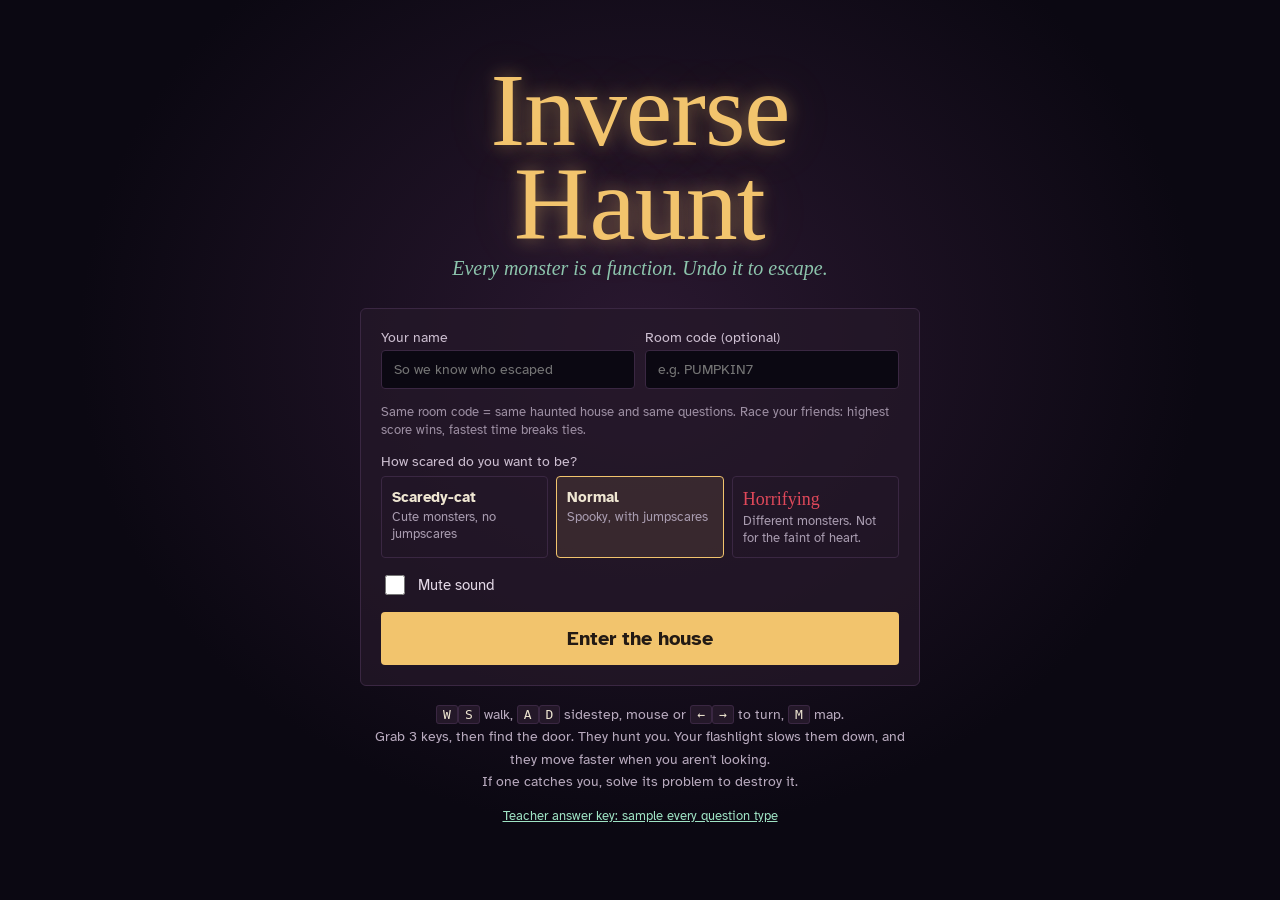
<file: index.html>
<!doctype html>
<!-- (c) Mr. O - free to play, not to copy. -->
<html lang="en">
<head>
<meta charset="utf-8">
<meta name="viewport" content="width=device-width, initial-scale=1, viewport-fit=cover">
<title>Inverse Haunt</title>
<meta name="description" content="A haunted-house maze where the only way out is inverse functions.">
<link rel="preconnect" href="https://fonts.googleapis.com">
<link rel="preconnect" href="https://fonts.gstatic.com" crossorigin>
<link href="https://fonts.googleapis.com/css2?family=Atkinson+Hyperlegible:ital,wght@0,400;0,700;1,400&family=IM+Fell+English:ital@0;1&display=swap" rel="stylesheet">
<link rel="stylesheet" href="css/style.css">
<link rel="icon" href="data:image/svg+xml,<svg xmlns='http://www.w3.org/2000/svg' viewBox='0 0 100 100'><text y='.9em' font-size='90'>👻</text></svg>">
</head>
<body>
<canvas id="game" aria-label="Haunted maze"></canvas>
<div id="hud">
<div class="hud-l">
<div class="floorname" id="hudFloor">The Cellar</div>
<div class="hudline"><span id="hudKeys">Keys 0 / 3</span></div>
<div class="hudline"><span class="candles" id="hudCandles" aria-label="Lives"></span></div>
<div class="hudline"><span>Flashlight</span><span class="battery" id="hudBatt"><i></i></span></div>
</div>
<div class="hud-r">
<div class="score" id="hudScore">0</div>
<div class="hudline" id="hudTime">0:00</div>
<div class="hudline" id="hudStreak"></div>
<button id="pauseBtn" type="button">Pause (Esc)</button>
</div>
</div>
<div id="toast"></div>
<div id="lookHint">Click to look around with the mouse</div>
<section id="title" class="screen on">
<div class="title-wrap">
<h1>Inverse<br><span class="inv">H</span>aunt</h1>
<p class="tag">Every monster is a function. Undo it to escape.</p>
<div class="panel">
<div class="row">
<label class="field">Your name
<input id="nameIn" maxlength="24" autocomplete="off" placeholder="So we know who escaped">
</label>
<label class="field">Room code (optional)
<input id="codeIn" maxlength="16" autocomplete="off" placeholder="e.g. PUMPKIN7">
</label>
</div>
<p class="hint">Same room code = same haunted house and same questions. Race your friends: highest score wins, fastest time breaks ties.</p>
<div class="row" style="margin-top:14px">
<fieldset class="fear"><legend>How scared do you want to be?</legend>
<label><input type="radio" name="fear" value="scaredy"><span><b>Scaredy-cat</b>Cute monsters, no jumpscares</span></label>
<label><input type="radio" name="fear" value="normal" checked><span><b>Normal</b>Spooky, with jumpscares</span></label>
<label class="hz"><input type="radio" name="fear" value="horror"><span><b>Horrifying</b>Different monsters. Not for the faint of heart.</span></label>
</fieldset>
</div>
<div class="row">
<label class="toggle"><input type="checkbox" id="muteIn"> Mute sound</label>
</div>
<div class="row" id="teacherRow" hidden>
<label class="field">Start on floor
<select id="floorIn" style="padding:8px;background:var(--void);color:var(--page);border:1px solid var(--wall-hi)">
<option value="0">1: Cellar</option><option value="1">2: Kitchen</option><option value="2">3: Library</option><option value="3">4: Nursery</option><option value="4">5: Attic</option>
</select>
</label>
</div>
<button class="btn big" id="startBtn" type="button">Enter the house</button>
</div>
<p class="controls"><kbd>W</kbd><kbd>S</kbd> walk, <kbd>A</kbd><kbd>D</kbd> sidestep, mouse or <kbd>←</kbd><kbd>→</kbd> to turn, <kbd>M</kbd> map.<br>Grab 3 keys, then find the door. They hunt you. Your flashlight slows them down, and they move faster when you aren't looking.<br>If one catches you, solve its problem to destroy it.</p>
<p class="teacher"><a href="bank.html">Teacher answer key: sample every question type</a></p>
</div>
</section>
<section id="between" class="screen dark">
<div class="mid">
<h2 id="btTitle">The Cellar</h2>
<p id="btText"></p>
<button class="btn big" id="btBtn" type="button" style="max-width:320px">Go in</button>
</div>
</section>
<section id="pause" class="screen dark">
<div class="mid">
<h2>Paused</h2>
<div class="panel" style="text-align:left">
<fieldset class="fear"><legend>Fear level</legend>
<label><input type="radio" name="fearP" value="scaredy"><span><b>Scaredy-cat</b></span></label>
<label><input type="radio" name="fearP" value="normal"><span><b>Normal</b></span></label>
<label class="hz"><input type="radio" name="fearP" value="horror"><span><b>Horrifying</b></span></label>
</fieldset>
<div class="row"><label class="toggle"><input type="checkbox" id="mutePause"> Mute sound</label></div>
<div class="row"><button class="btn" id="resumeBtn" type="button">Resume</button><button class="btn ghost" id="quitBtn" type="button">Quit to title</button></div>
</div>
</div>
</section>
<section id="qwrap" class="screen" role="dialog" aria-modal="true" aria-labelledby="qWhy">
<div class="card" id="qcard"></div>
</section>
<section id="end" class="screen dark">
<div class="card endcard" id="endcard"></div>
</section>
<div id="scare" aria-hidden="true"><canvas id="scareCanvas"></canvas></div>
<div id="flash" aria-hidden="true"></div>
<script src="js/mathcore.js"></script>
<script src="js/questions.js"></script>
<script src="js/render.js"></script>
<script src="js/audio.js"></script>
<script src="js/monsters.js"></script>
<script src="assets/monsters/meta.js"></script>
<script src="js/game.js"></script>
</body>
</html>
</file>
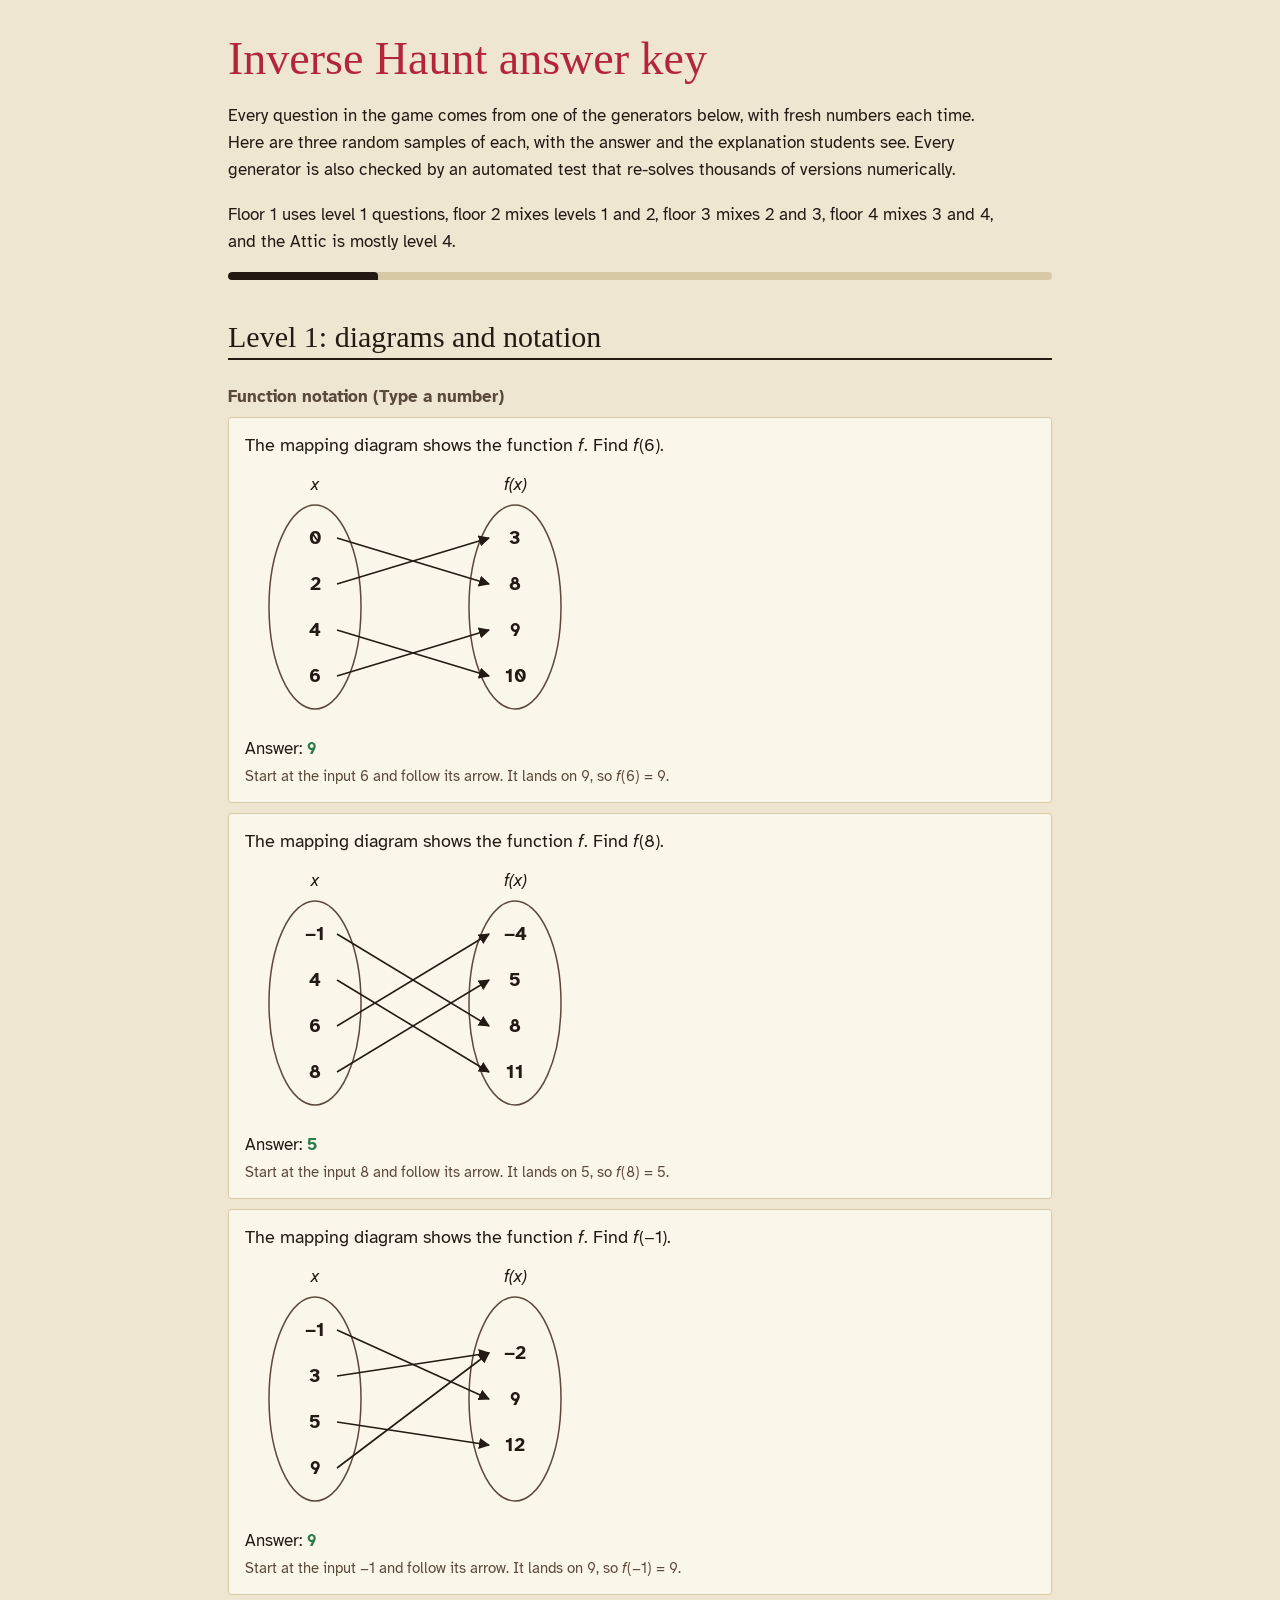
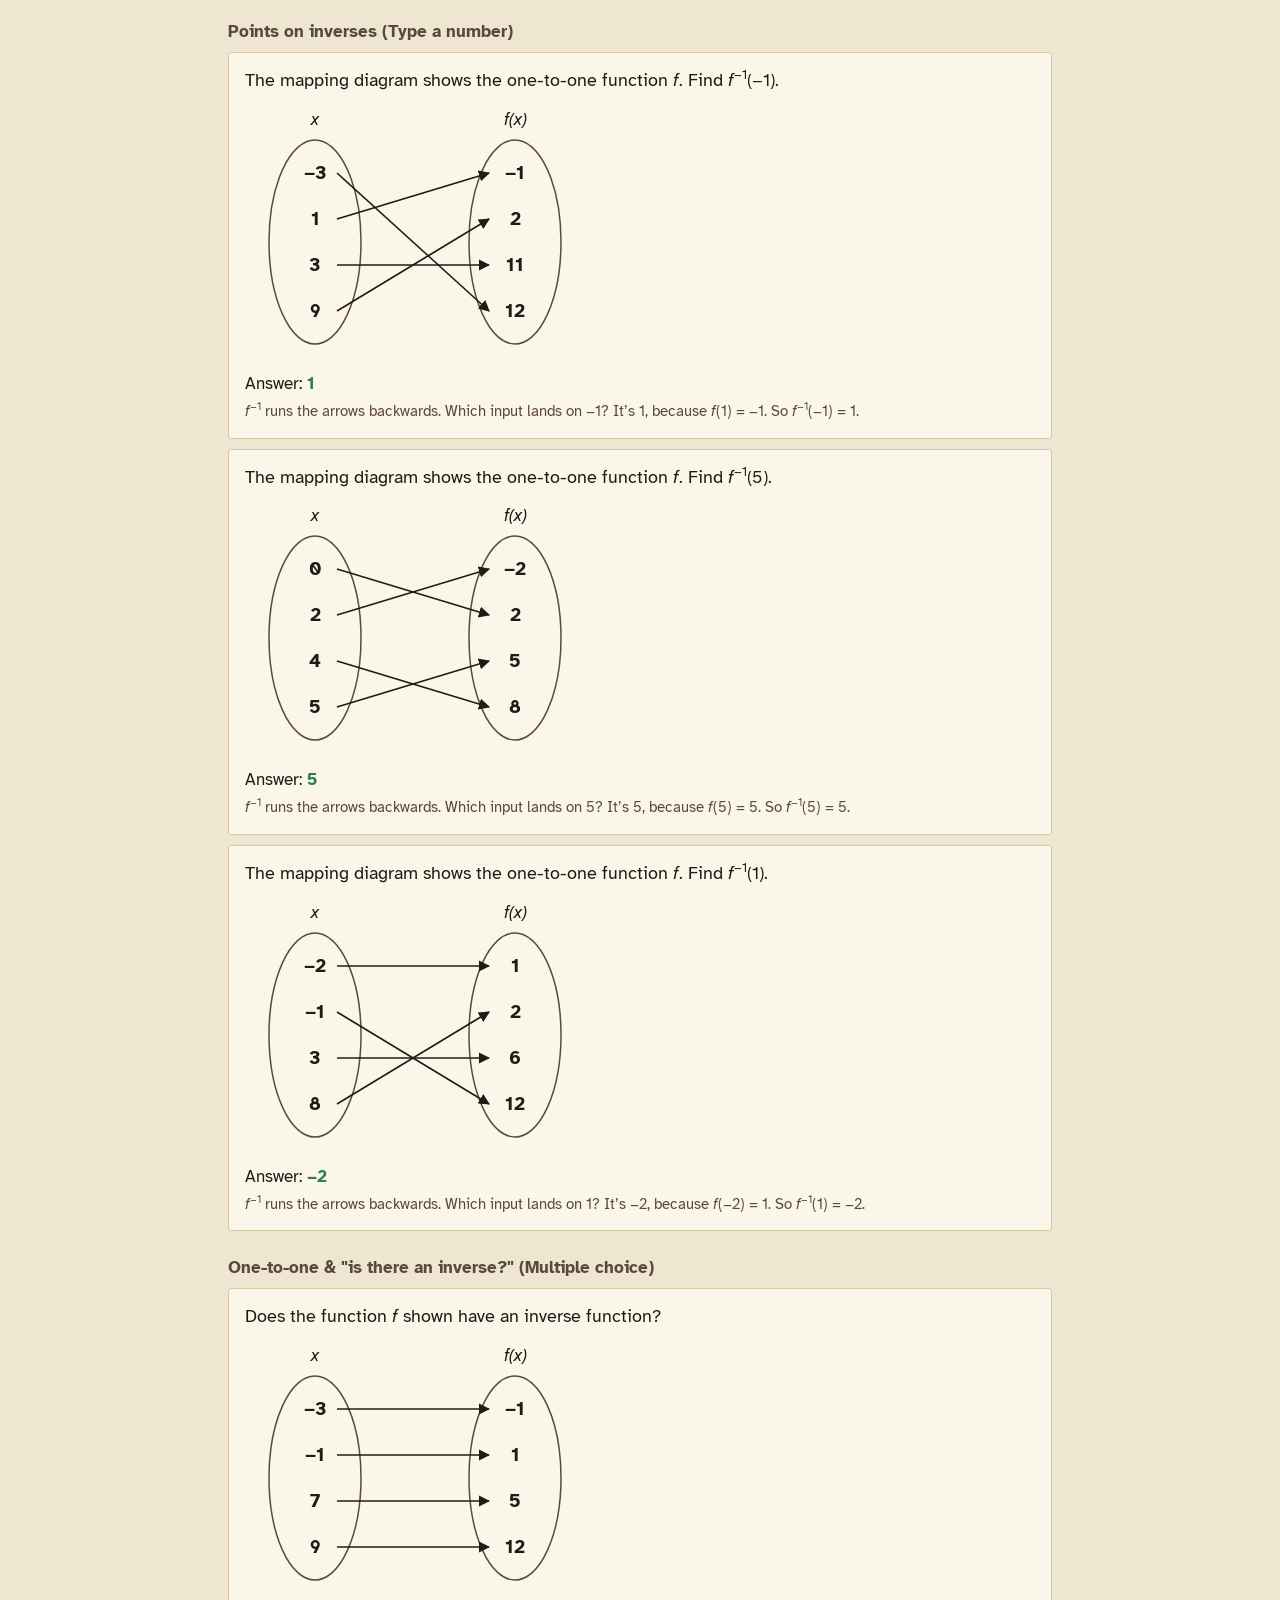
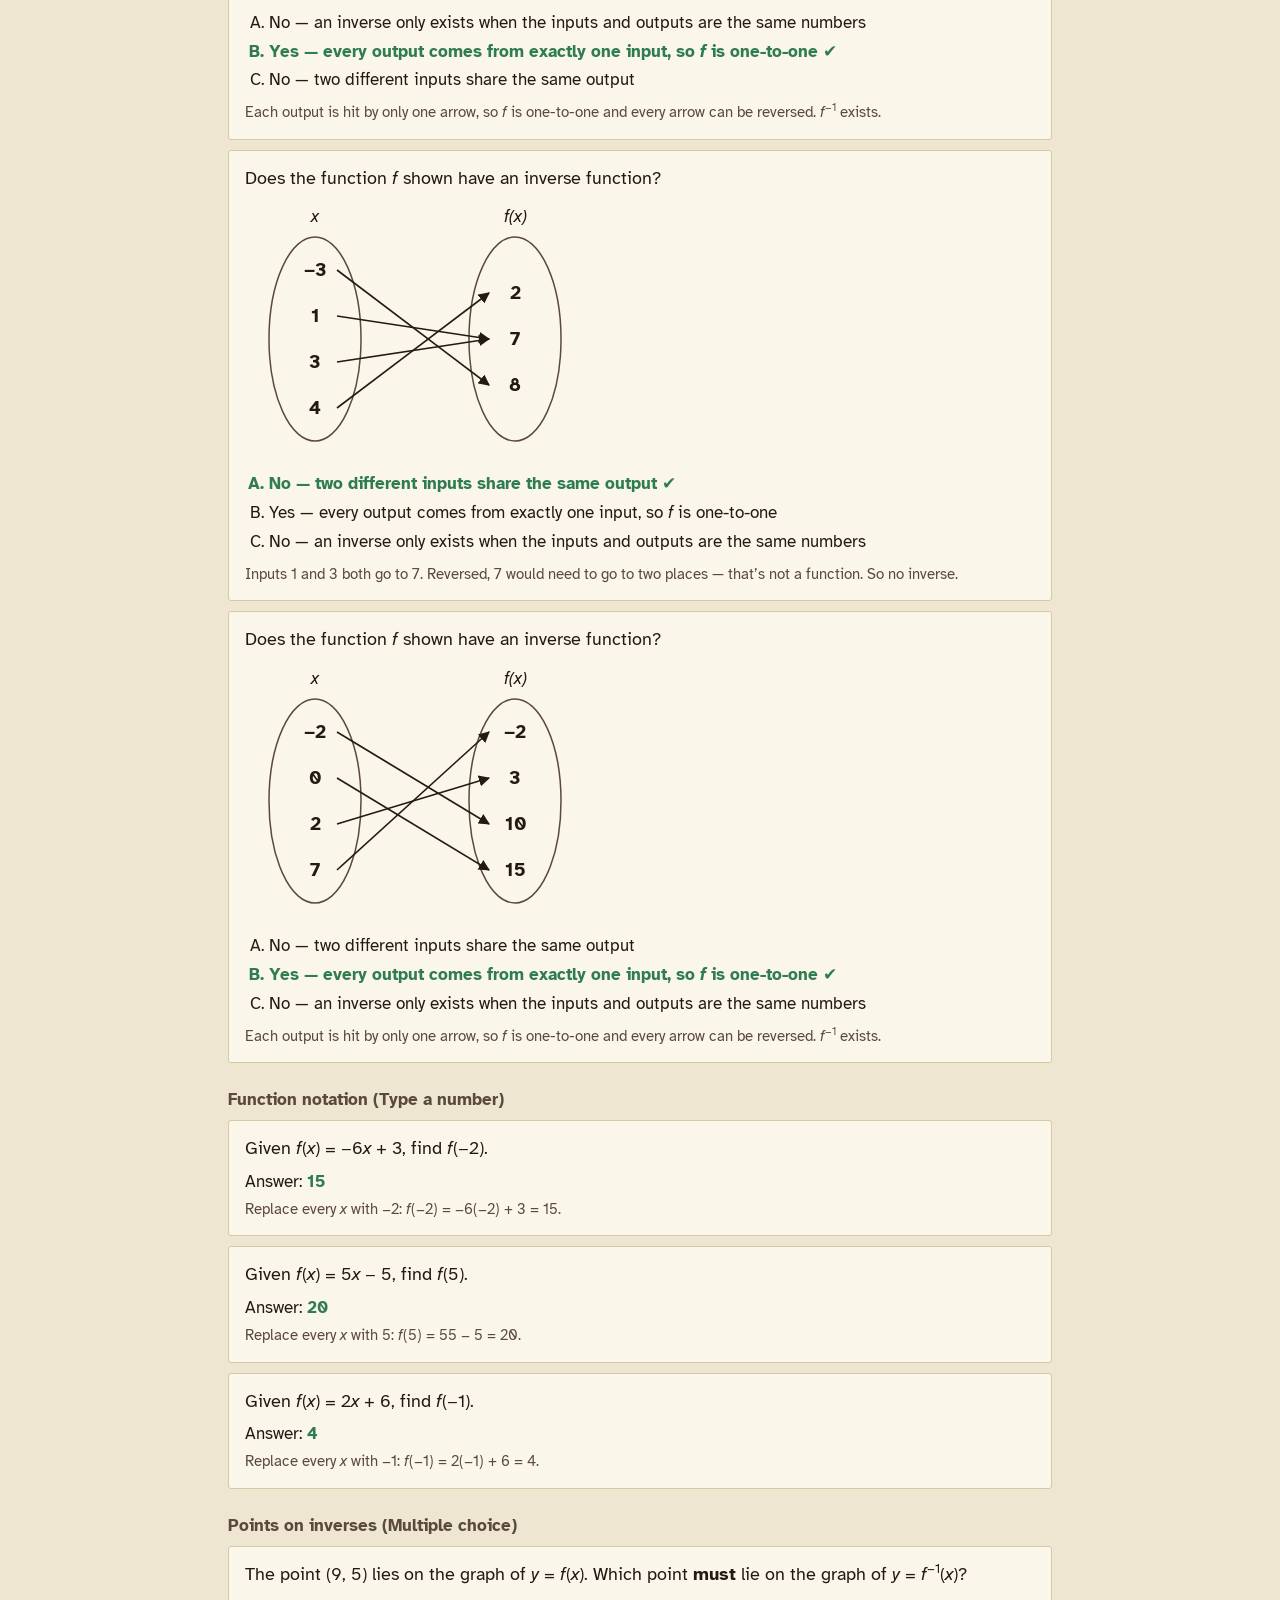
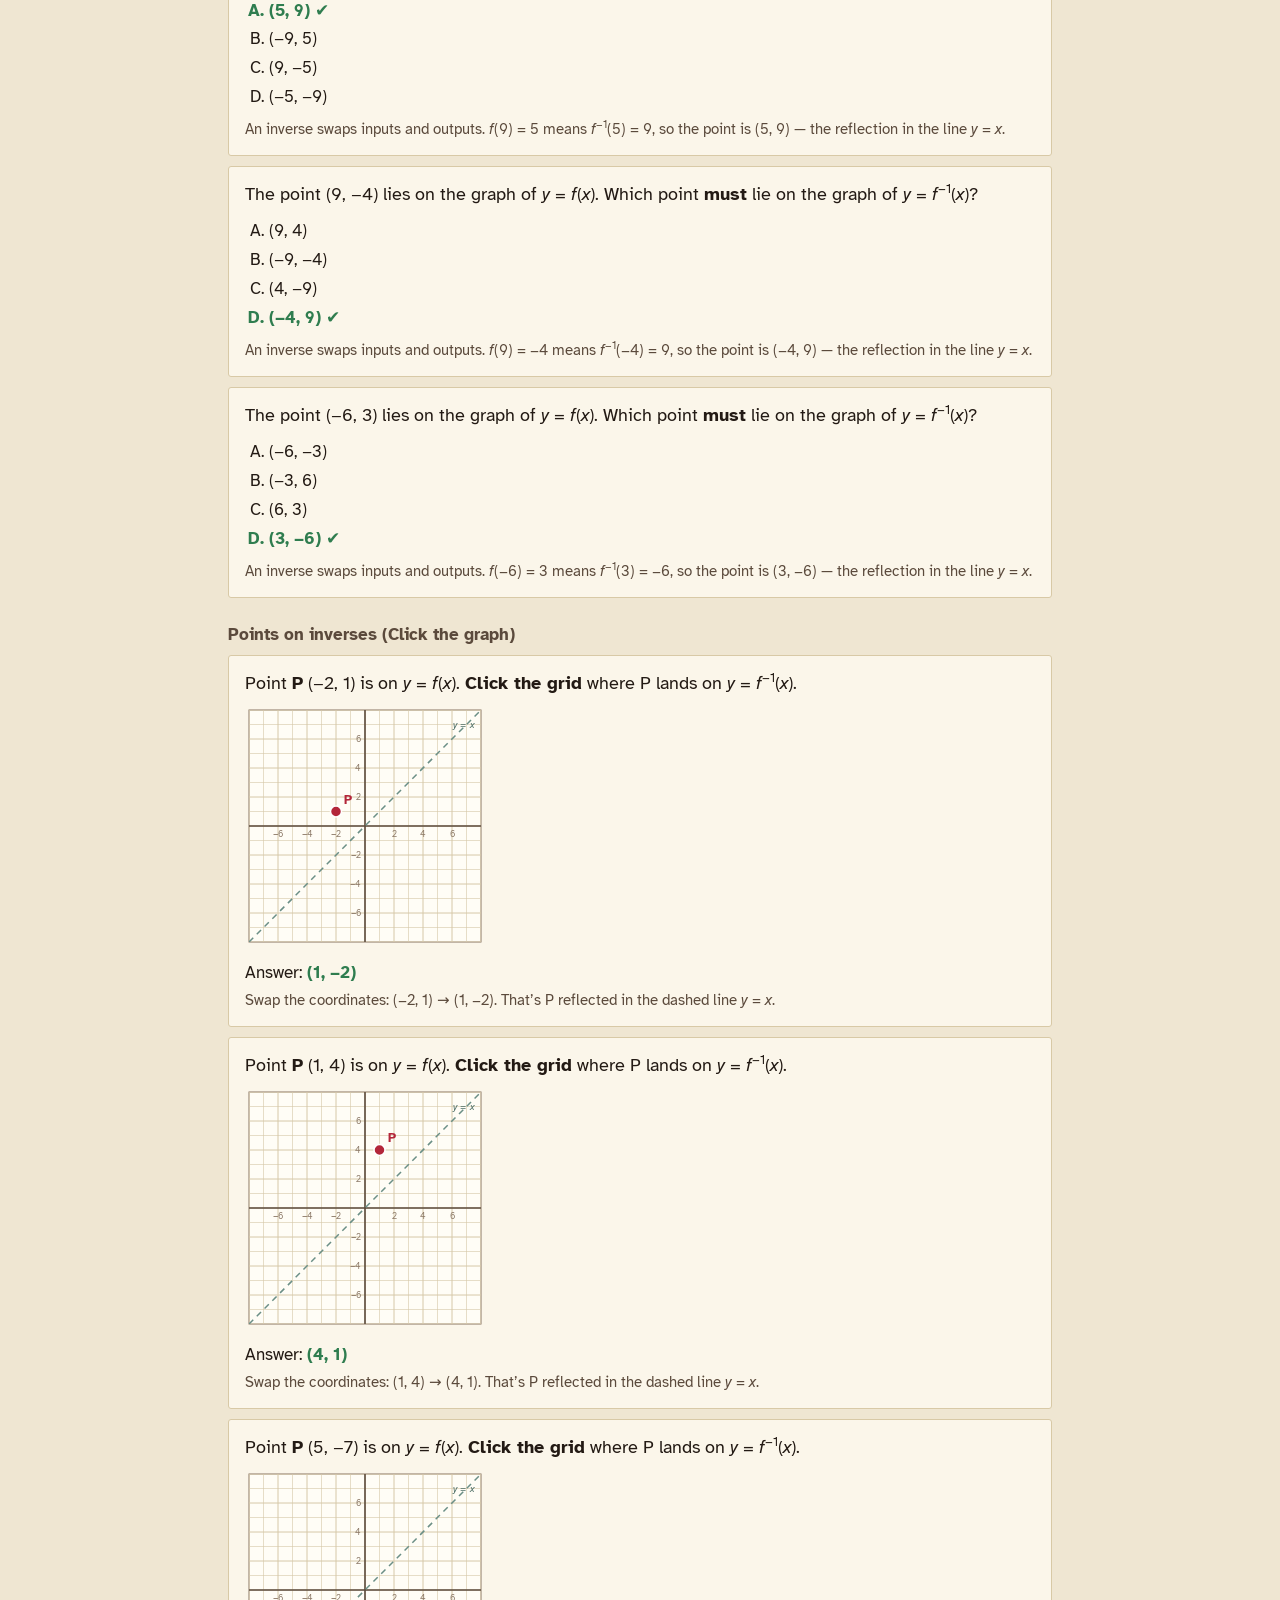
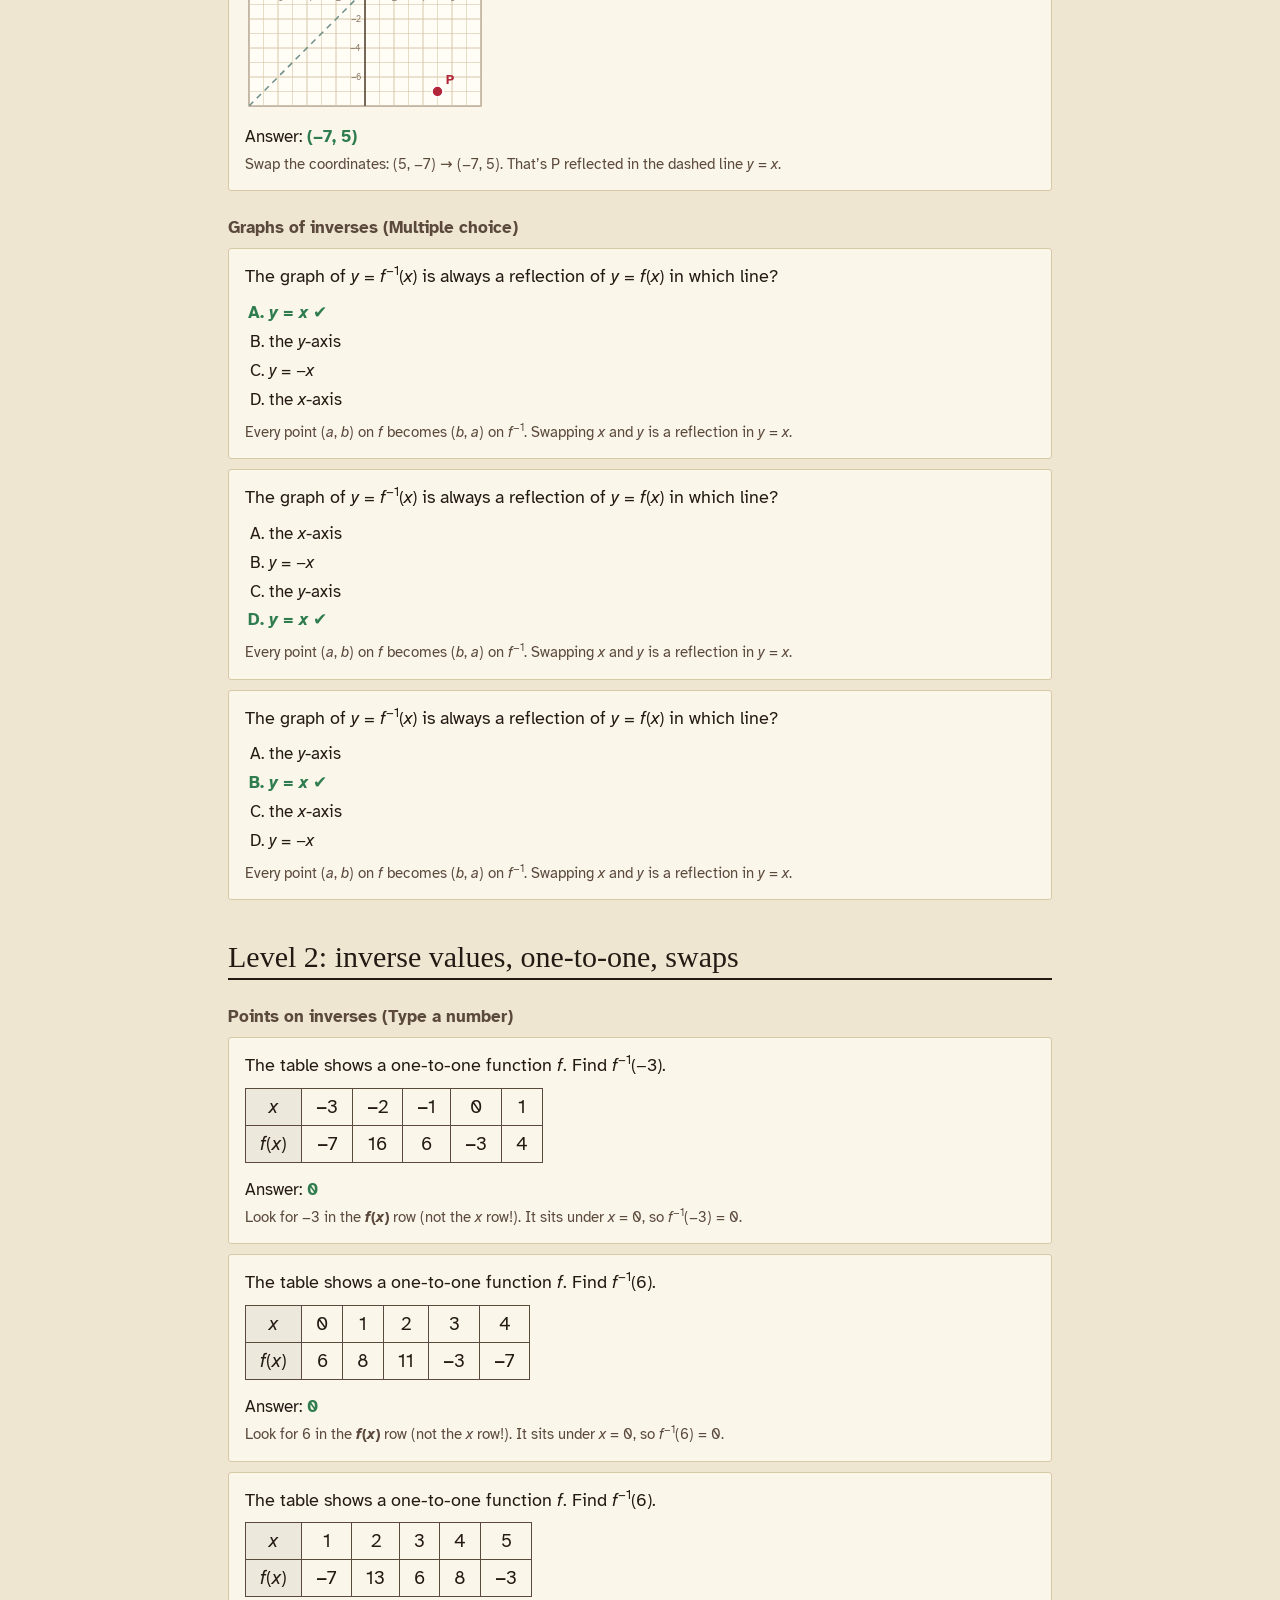
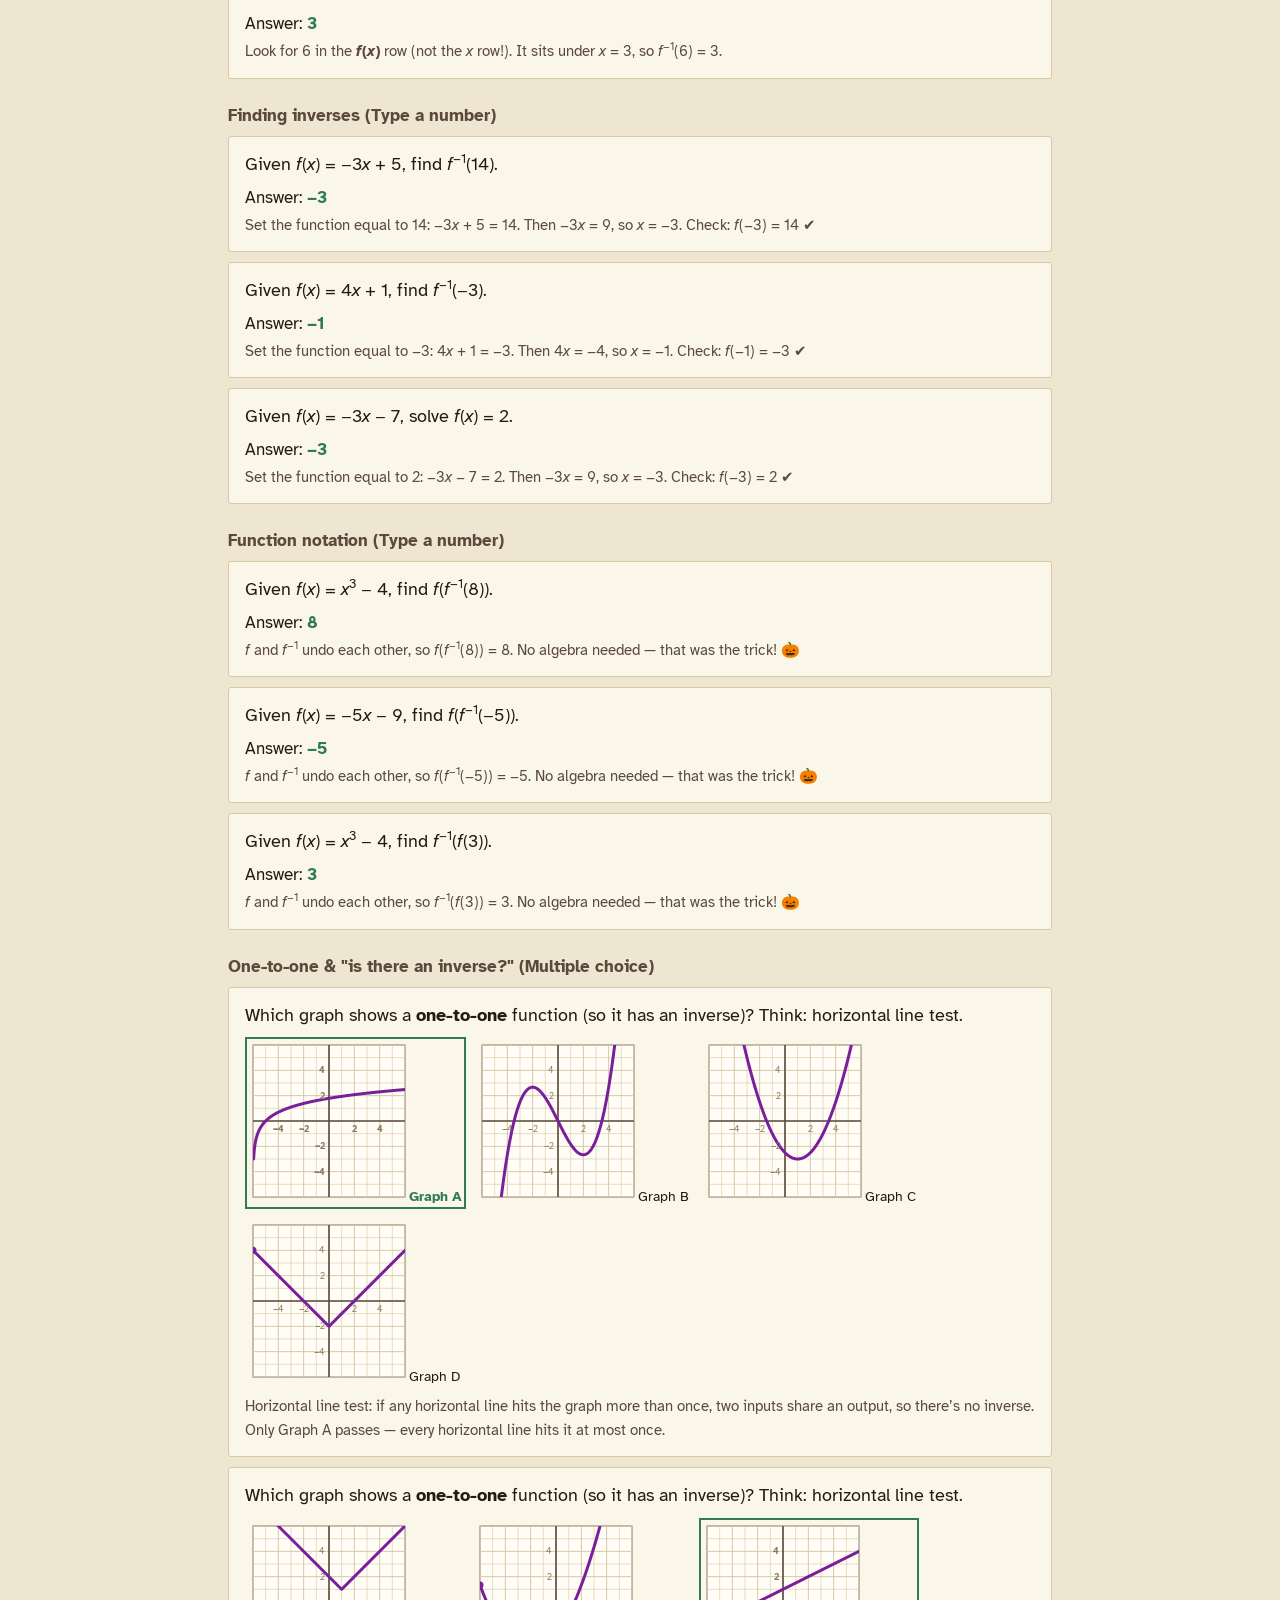
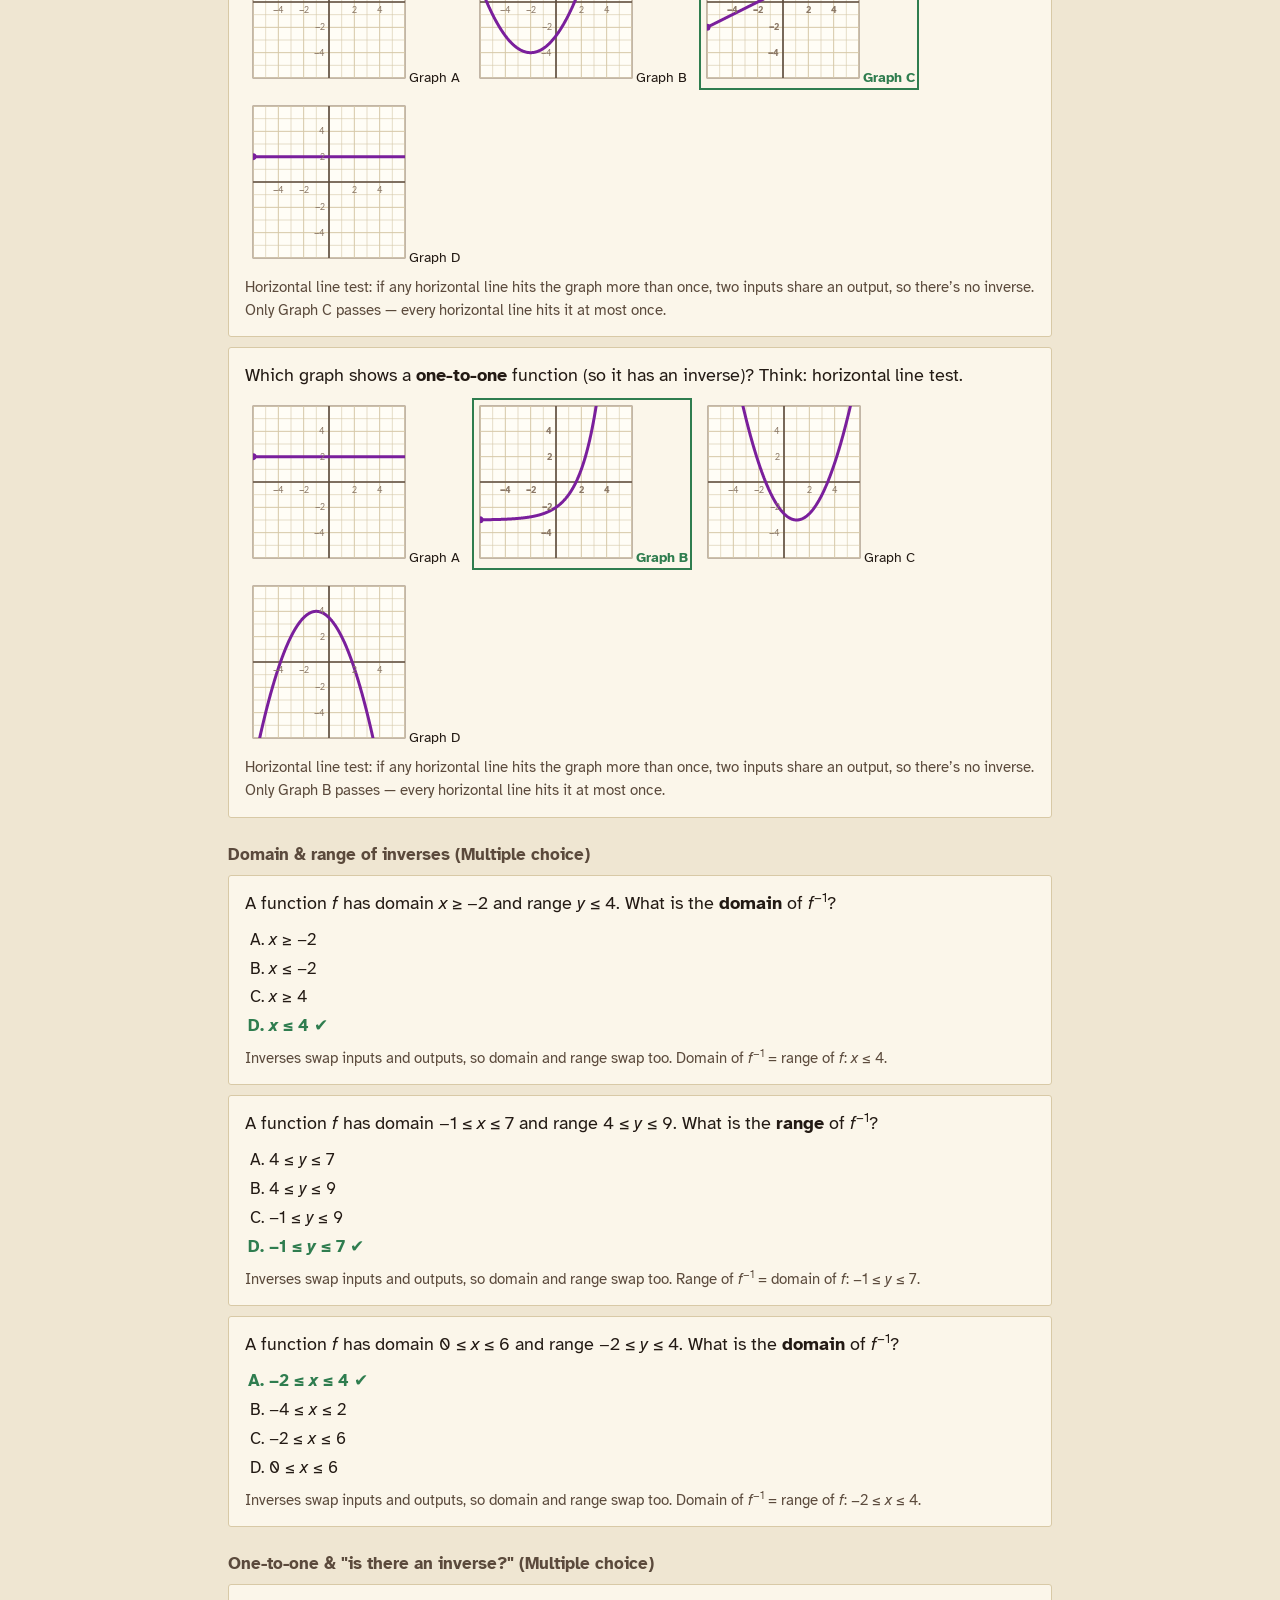
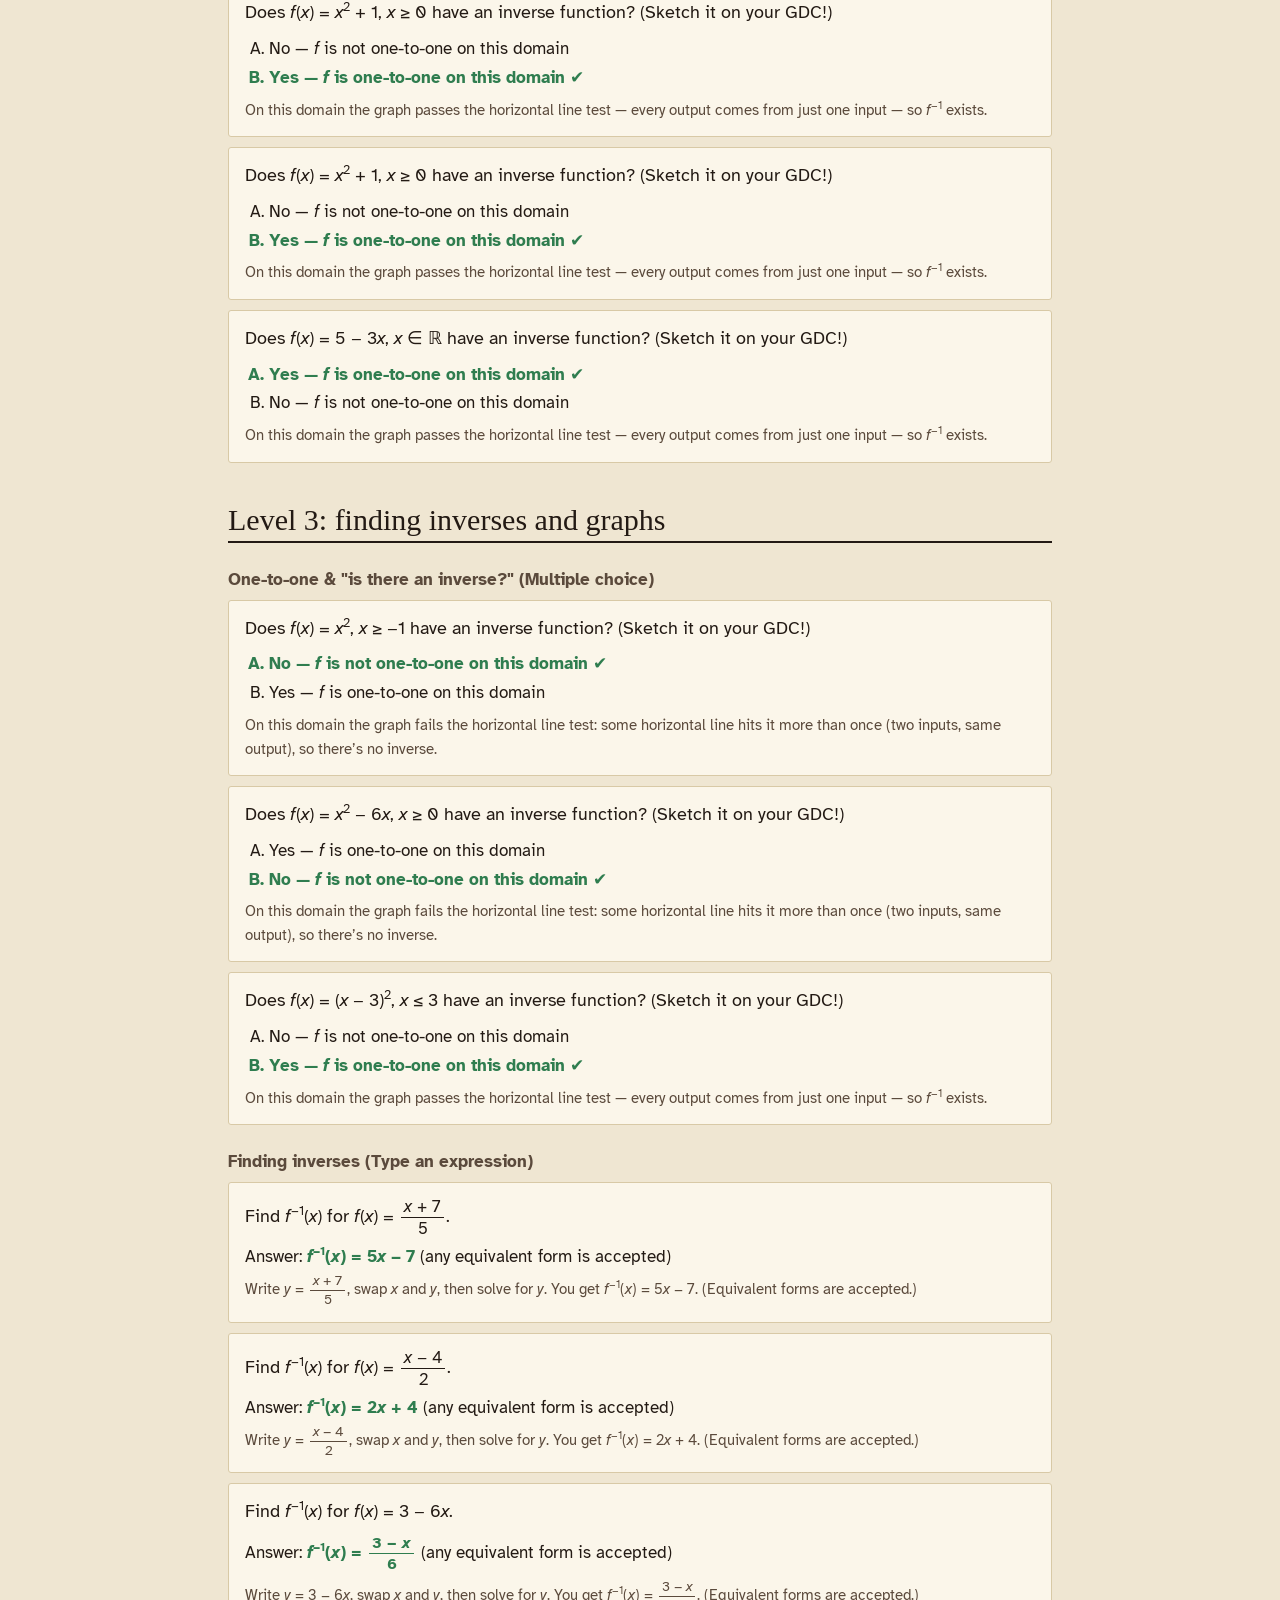
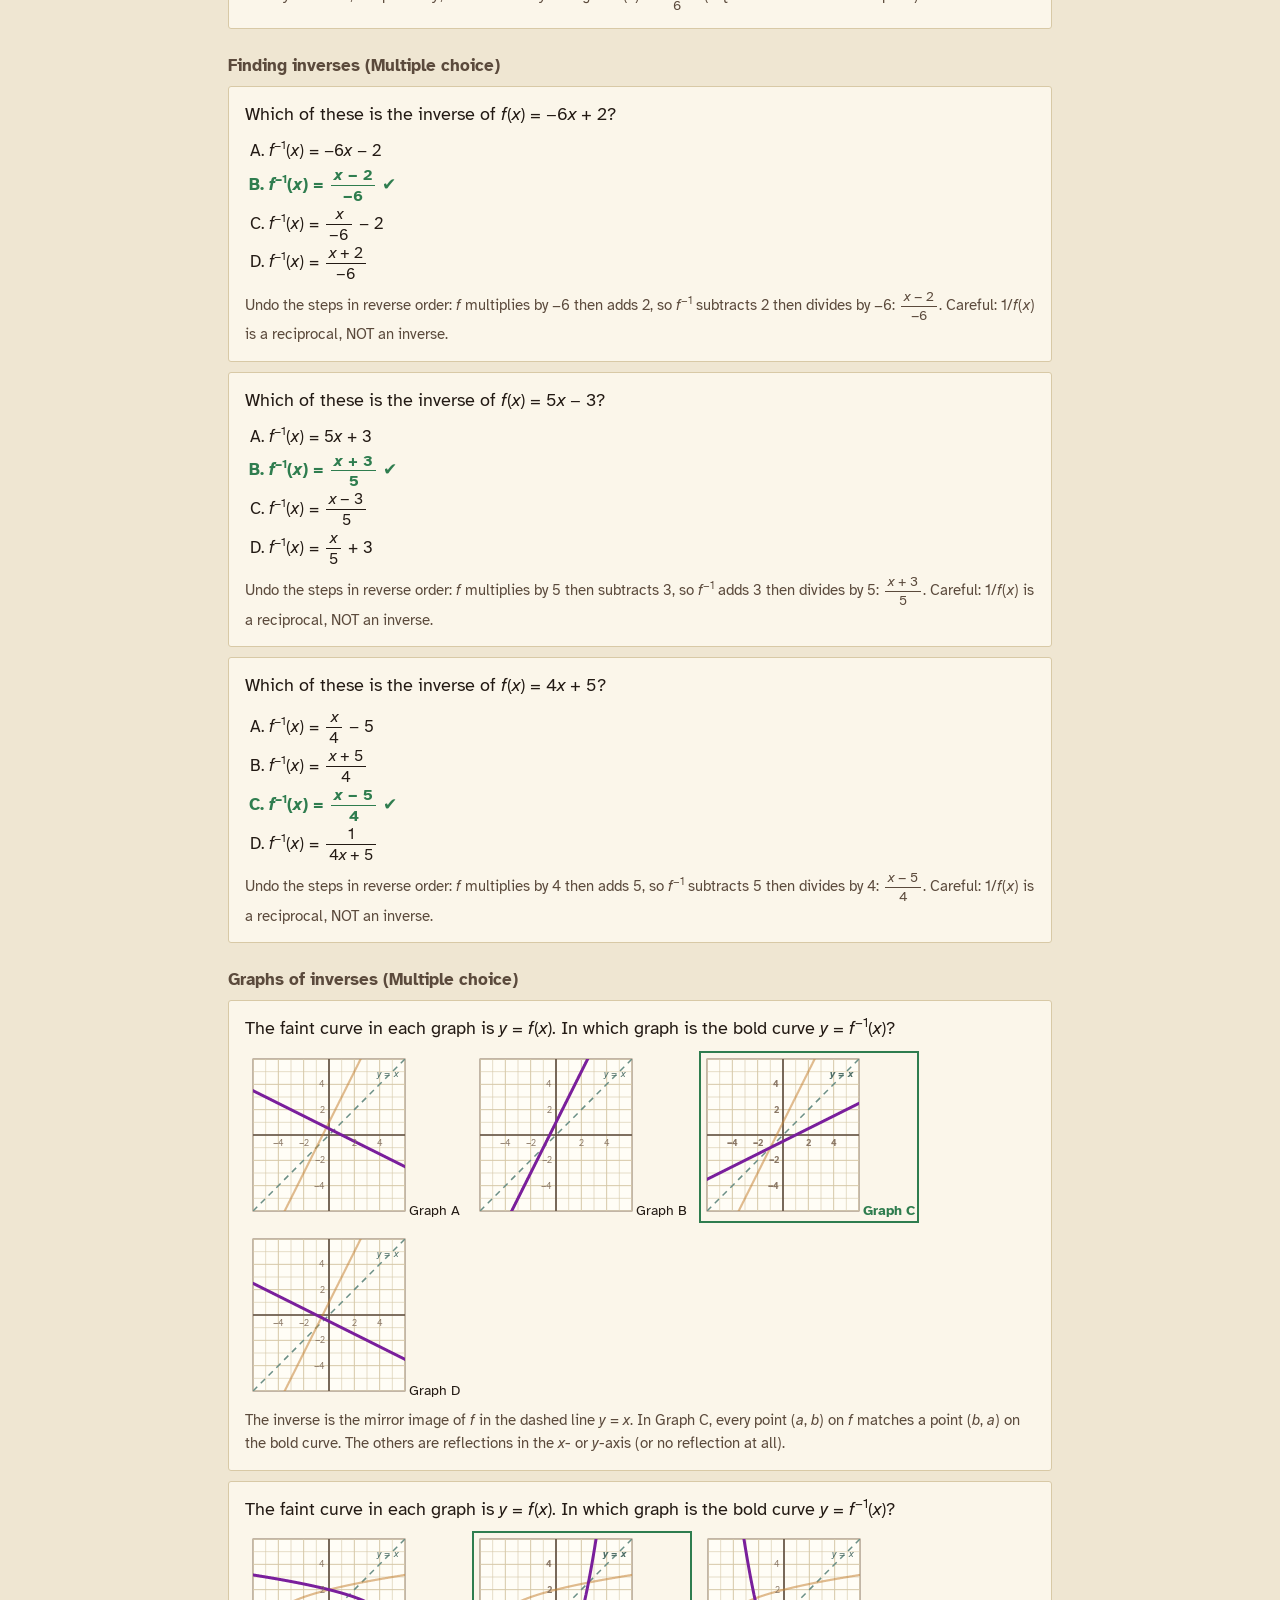
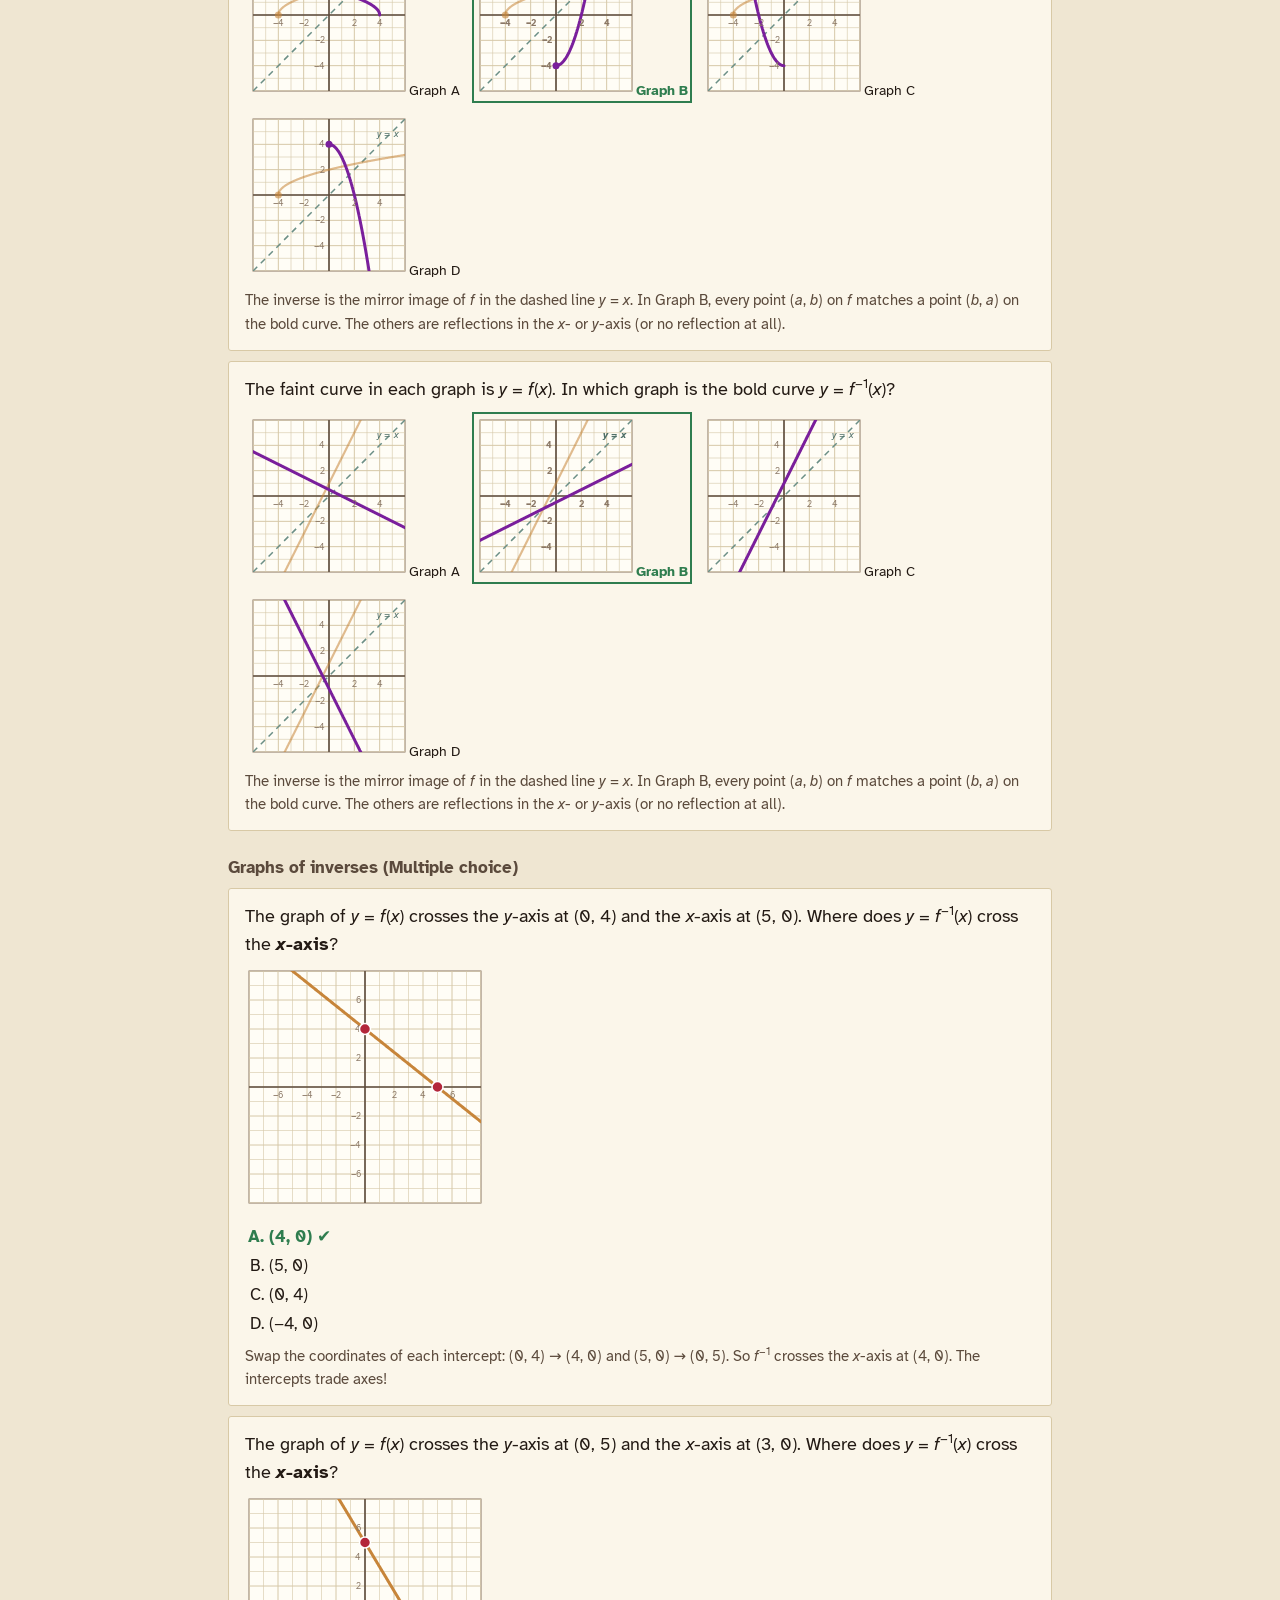
<file: bank.html>
<!doctype html>
<!-- (c) Mr. O - free to play, not to copy. -->
<html lang="en">
<head>
<meta charset="utf-8">
<meta name="viewport" content="width=device-width, initial-scale=1">
<title>Inverse Haunt answer key</title>
<link rel="preconnect" href="https://fonts.googleapis.com">
<link rel="preconnect" href="https://fonts.gstatic.com" crossorigin>
<link href="https://fonts.googleapis.com/css2?family=Atkinson+Hyperlegible:ital,wght@0,400;0,700;1,400&family=IM+Fell+English:ital@0;1&display=swap" rel="stylesheet">
<link rel="stylesheet" href="css/style.css">
<style>html,body{overflow:auto;height:auto;background:var(--page);color:var(--ink)}main{max-width:860px;margin:0 auto;padding:32px 18px 80px}h1{font-family:var(--title);font-weight:400;font-size:46px;margin:0 0 6px;color:var(--blood)}h2{font-family:var(--title);font-weight:400;font-size:30px;margin:40px 0 4px;border-bottom:2px solid var(--ink);padding-bottom:4px}h3{font-size:17px;margin:26px 0 8px;color:var(--ink-soft)}.lead{font-size:17px;line-height:1.6;max-width:70ch}.q{border:1px solid var(--page-edge);background:#fbf6ea;padding:14px 16px;margin:10px 0;border-radius:3px}.q .prompt{font-size:18px;line-height:1.55;margin-bottom:8px}.q ol{margin:6px 0;padding-left:24px;font-size:17px;line-height:1.7}.q li.ok{font-weight:700;color:var(--right)}.q li.ok:after{content:"  \2714"}.gopts{display:flex;gap:8px;flex-wrap:wrap}.gopts div{text-align:center;font-size:14px;border:2px solid transparent;padding:2px}.gopts div.ok{border-color:var(--right);font-weight:700;color:var(--right)}.key{font-size:17px;margin-top:6px}.key b{color:var(--right)}.ex{font-size:15px;color:var(--ink-soft);margin-top:6px;line-height:1.55}.bar{display:flex;gap:10px;align-items:center;flex-wrap:wrap;margin-top:16px}.btn.ink{background:var(--ink);color:var(--page)}a{color:var(--blood)}.visual{justify-content:flex-start}</style>
</head>
<body>
<main>
<h1>Inverse Haunt answer key</h1>
<p class="lead">Every question in the game comes from one of the generators below, with fresh numbers each time. Here are three random samples of each, with the answer and the explanation students see. Every generator is also checked by an automated test that re-solves thousands of versions numerically.</p>
<p class="lead">Floor 1 uses level 1 questions, floor 2 mixes levels 1 and 2, floor 3 mixes 2 and 3, floor 4 mixes 3 and 4, and the Attic is mostly level 4.</p>
<div class="bar"><button class="btn ink" id="again" type="button">New samples</button><a href="index.html">Back to the game</a></div>
<div id="out"></div>
</main>
<script src="js/mathcore.js"></script>
<script src="js/questions.js"></script>
<script src="js/render.js"></script>
<script>(function(){const v={1:"Level 1: diagrams and notation",2:"Level 2: inverse values, one-to-one, swaps",3:"Level 3: finding inverses and graphs",4:"Level 4: hard and tricky"},h={mc:"Multiple choice",num:"Type a number",expr:"Type an expression",point:"Click the graph"};function p(E){const a=document.getElementById("out");a.innerHTML="";let r=0;for(const o of Questions.GENERATORS.slice().sort((c,s)=>c.tier-s.tier)){if(o.tier!==r){r=o.tier;const i=document.createElement("h2");i.textContent=v[r],a.appendChild(i)}const c=MathCore.RNG(E+o.id),s=Questions.build(o,c),m=document.createElement("h3");m.textContent=s.topicName+" ("+h[s.type]+")",a.appendChild(m);for(let i=0;i<3;i++){const e=i===0?s:Questions.build(o,c),n=document.createElement("div");n.className="q",n.innerHTML='<div class="prompt">'+e.prompt+"</div>";const u=Render.visual(e.visual,240);if(u){const t=document.createElement("div");t.className="visual",t.appendChild(u),n.appendChild(t)}if(e.type==="mc"&&e.options.some(t=>t.visual)){const t=document.createElement("div");t.className="gopts",e.options.forEach((d,y)=>{const l=document.createElement("div");y===e.correct&&(l.className="ok"),l.textContent=d.html,l.prepend(Render.visual(d.visual,160)),t.appendChild(l)}),n.appendChild(t)}else e.type==="mc"?n.insertAdjacentHTML("beforeend",'<ol type="A">'+e.options.map((t,d)=>'<li class="'+(d===e.correct?"ok":"")+'">'+t.html+"</li>").join("")+"</ol>"):n.insertAdjacentHTML("beforeend",'<div class="key">Answer: <b>'+Render.answerHtml(e)+"</b>"+(e.type==="expr"?" (any equivalent form is accepted)":"")+"</div>");n.insertAdjacentHTML("beforeend",'<div class="ex">'+e.explain+"</div>"),a.appendChild(n)}}}let f=0;p("bank"+Date.now()),document.getElementById("again").onclick=()=>p("bank"+Date.now()+f++)})();</script>
</body>
</html>
</file>
<file: css/style.css>
:root{--void: #0b0812;--wall: #241829;--wall-hi: #3a2742;--candle: #f2c46d;--candle-dim: #a8833e;--ghost: #9fe3c4;--blood: #b3263a;--page: #efe6d2;--page-edge: #d8c9a6;--ink: #231a14;--ink-soft: #5b4a3c;--right: #2f7d4f;--wrong: #a3213a;--title: "IM Fell English", "Iowan Old Style", Georgia, serif;--body: "Atkinson Hyperlegible", "Segoe UI", system-ui, sans-serif}*{box-sizing:border-box}html,body{margin:0;height:100%;background:var(--void);color:var(--page);font-family:var(--body);overflow:hidden}button,input{font:inherit}[hidden]{display:none!important}:focus-visible{outline:3px solid var(--candle);outline-offset:2px}#game{position:fixed;inset:0;width:100%;height:100%;display:block;cursor:pointer;touch-action:none}.screen{position:fixed;inset:0;display:none;align-items:center;justify-content:center;padding:16px;z-index:20;overflow-y:auto}.screen.on{display:flex}#title{background:radial-gradient(ellipse at 50% 38%,#2a1830 0%,var(--void) 62%)}.title-wrap{width:min(560px,100%);text-align:center}.title-wrap h1{font-family:var(--title);font-weight:400;font-size:clamp(54px,11vw,104px);line-height:.9;margin:0 0 6px;color:var(--candle);text-shadow:0 0 18px rgba(242,196,109,.45),0 0 60px rgba(242,196,109,.2);letter-spacing:-1px}.title-wrap h1 .inv{display:inline-block;transform:scaleX(-1)}.tag{font-family:var(--title);font-style:italic;font-size:20px;color:var(--ghost);margin:0 0 28px;opacity:.85}.panel{background:#241829b8;border:1px solid var(--wall-hi);border-radius:6px;padding:20px;text-align:left}.row{display:flex;gap:10px;align-items:center;flex-wrap:wrap;margin-bottom:14px}.row:last-child{margin-bottom:0}label.field{display:flex;flex-direction:column;gap:4px;flex:1;min-width:180px;font-size:14px;color:#cdbfd1}label.field input{background:var(--void);border:1px solid var(--wall-hi);color:var(--page);padding:10px 12px;border-radius:4px}.toggle{display:flex;align-items:center;gap:10px;cursor:pointer;font-size:15px;color:#e3d8e6}.toggle input{width:20px;height:20px;accent-color:var(--ghost)}.hint{font-size:13px;color:#9d8fa3;margin:4px 0 0;line-height:1.4}.btn{background:var(--candle);color:var(--ink);border:0;border-radius:4px;padding:12px 22px;font-weight:700;cursor:pointer;font-size:17px}.btn:hover{background:#ffd789}.btn.ghost{background:transparent;color:var(--candle);border:1px solid var(--candle-dim)}.btn.ghost:hover{background:#f2c46d1a}.btn.big{font-size:20px;padding:14px 34px;width:100%}.controls{font-size:14px;color:#b9abbf;margin-top:18px;line-height:1.6;text-align:center}kbd{background:var(--wall);border:1px solid var(--wall-hi);border-radius:3px;padding:1px 6px;font-size:13px;color:var(--page)}.teacher{margin-top:12px;font-size:13px;text-align:center}.teacher a{color:var(--ghost)}#hud{position:fixed;top:0;left:0;right:0;display:none;justify-content:space-between;align-items:flex-start;padding:12px 16px;pointer-events:none;z-index:10;gap:12px}#hud.on{display:flex}.hud-l,.hud-r{display:flex;flex-direction:column;gap:6px}.hud-r{align-items:flex-end;text-align:right}.floorname{font-family:var(--title);font-size:26px;color:var(--candle);text-shadow:0 0 10px rgba(0,0,0,.9);line-height:1}.hudline{font-size:15px;color:var(--page);text-shadow:0 1px 3px #000;display:flex;gap:10px;align-items:center}.candles{letter-spacing:2px;font-size:18px}.candles .out{opacity:.22;filter:grayscale(1)}.battery{width:90px;height:12px;border:1px solid var(--candle-dim);border-radius:2px;position:relative}.battery i{position:absolute;left:1px;top:1px;bottom:1px;background:var(--candle);border-radius:1px}.battery.low i{background:var(--blood)}.score{font-size:22px;font-weight:700;color:var(--candle)}#pauseBtn{pointer-events:auto;background:#0b081299;color:var(--page);border:1px solid var(--wall-hi);border-radius:4px;padding:4px 10px;cursor:pointer;font-size:14px}#lookHint{position:fixed;left:50%;bottom:18px;transform:translate(-50%);z-index:11;font-size:14px;color:var(--page);background:#0b0812b3;border:1px solid var(--wall-hi);padding:6px 12px;border-radius:4px;pointer-events:none;display:none}#lookHint.on{display:block}#toast{position:fixed;left:50%;top:22%;transform:translate(-50%);font-family:var(--title);font-size:clamp(28px,6vw,48px);color:var(--candle);text-shadow:0 0 20px rgba(0,0,0,1),0 0 30px rgba(242,196,109,.4);pointer-events:none;z-index:12;opacity:0;transition:opacity .3s;text-align:center;white-space:nowrap}#toast.on{opacity:1}#toast small{display:block;font-family:var(--body);font-size:16px;color:var(--page);margin-top:4px}#qwrap{background:#050308d1;z-index:30;align-items:flex-start}.card{width:min(720px,100%);margin:auto;background:var(--page);color:var(--ink);border-radius:2px;padding:26px 30px 24px;box-shadow:0 0 0 1px var(--page-edge),0 18px 60px #000c,inset 0 0 60px #9678462e;position:relative;transform:rotate(-.4deg)}.card:before{content:"";position:absolute;top:-9px;left:50%;width:18px;height:18px;margin-left:-9px;border-radius:50%;background:radial-gradient(circle at 35% 35%,#e4555f,var(--blood) 60%,#5e0f1b);box-shadow:0 2px 4px #00000080}.card .why{font-family:var(--title);font-size:24px;color:var(--blood);margin:0 0 2px}.card .meta{font-size:13px;color:var(--ink-soft);margin:0 0 14px}.card .prompt{font-size:20px;line-height:1.55;margin:0 0 16px}.visual{display:flex;justify-content:center;margin:4px 0 16px}.visual svg{max-width:100%;height:auto}.opts{display:grid;gap:10px}.opts.graphs{grid-template-columns:minmax(0,1fr) minmax(0,1fr)}.opt.graph svg{max-width:100%;height:auto}.opt{text-align:left;background:#fbf6ea;border:2px solid var(--page-edge);border-radius:4px;padding:12px 14px;font-size:18px;color:var(--ink);cursor:pointer;line-height:1.5}.opt:hover:not(:disabled){border-color:var(--ink-soft);background:#fff}.opt.graph{padding:8px;text-align:center}.opt.graph b{display:block;font-size:16px;margin-bottom:4px}.opt.right{border-color:var(--right);background:#e3f1e5}.opt.wrong{border-color:var(--wrong);background:#f6dfe1}.opt:disabled{cursor:default}.answer-row{display:flex;gap:10px;align-items:stretch;flex-wrap:wrap}.answer-row .lhs{font-size:20px;align-self:center}.answer-row input{flex:1;min-width:160px;font-size:22px;padding:10px 12px;border:2px solid var(--ink-soft);background:#fffdf6;color:var(--ink);border-radius:4px}.answer-row .btn{background:var(--ink);color:var(--page)}.answer-row .btn:hover{background:#3c2f25}.keys{display:flex;gap:6px;margin-top:8px;flex-wrap:wrap}.keys button{background:#fbf6ea;border:1px solid var(--page-edge);border-radius:3px;padding:6px 12px;font-size:17px;cursor:pointer;color:var(--ink);min-width:42px}.reads{font-size:15px;color:var(--ink-soft);margin-top:8px;min-height:26px}.err{color:var(--wrong);font-size:15px;margin-top:6px;min-height:20px}.feedback{margin-top:16px;padding:14px 16px;border-left:5px solid;background:#ffffff8c;font-size:17px;line-height:1.6}.feedback.good{border-color:var(--right)}.feedback.bad{border-color:var(--wrong)}.feedback h3{margin:0 0 6px;font-family:var(--title);font-weight:400;font-size:26px}.feedback.good h3{color:var(--right)}.feedback.bad h3{color:var(--wrong)}.feedback .ans{font-size:18px;margin-bottom:6px}.cont{margin-top:14px;display:flex;justify-content:flex-end}.cont .btn{background:var(--ink);color:var(--page)}.calc{font-size:13px;color:var(--ink-soft)}.mx{white-space:nowrap}.frac{display:inline-flex;flex-direction:column;vertical-align:middle;text-align:center;margin:0 2px;font-size:.92em;line-height:1.15}.frac>span:first-child{border-bottom:1.5px solid currentColor;padding:0 3px 1px}.frac>span:last-child{padding:1px 3px 0}.rad{border-top:1.5px solid currentColor;padding:0 2px;margin-left:1px}sup,sub{font-size:.7em;line-height:0}table.tbl{border-collapse:collapse;font-size:19px}table.tbl th,table.tbl td{border:1.5px solid var(--ink-soft);padding:6px 14px;text-align:center}table.tbl th{background:#0000000f;font-weight:400}#scare{position:fixed;inset:0;z-index:50;display:none;background:#000}#scare.on{display:block;animation:shake .09s infinite,scarein .12s ease-out}@keyframes scarein{0%{opacity:0}to{opacity:1}}#scare canvas{width:100%;height:100%;display:block}@keyframes shake{0%{transform:translate(0)}25%{transform:translate(-14px,8px)}50%{transform:translate(12px,-10px)}75%{transform:translate(-8px,-6px)}to{transform:translate(0)}}#flash{position:fixed;inset:0;z-index:45;pointer-events:none;background:#fff;opacity:0}.dark{background:#050308e6}.mid{text-align:center;max-width:560px}.mid h2{font-family:var(--title);font-weight:400;font-size:clamp(40px,8vw,64px);color:var(--candle);margin:0 0 8px;line-height:1}.mid p{font-size:18px;line-height:1.55;color:#ddd0e0}.endcard{width:min(640px,100%);margin:auto}.endcard h2{font-family:var(--title);font-weight:400;color:var(--blood);font-size:44px;margin:0}.stats{display:grid;grid-template-columns:repeat(4,1fr);gap:8px;margin:16px 0;text-align:center}.stats div{border:1px solid var(--page-edge);padding:8px 4px}.stats b{display:block;font-size:26px}.stats span{font-size:13px;color:var(--ink-soft)}.topics{width:100%;border-collapse:collapse;font-size:16px}.topics td{padding:6px 4px;border-bottom:1px solid var(--page-edge)}.topics td:last-child{text-align:right;white-space:nowrap}.bar{height:8px;background:var(--page-edge);border-radius:4px;overflow:hidden;margin-top:3px}.bar i{display:block;height:100%;background:var(--right)}.code-line{font-size:15px;color:var(--ink-soft);margin-top:12px}@media(max-width:560px){.card{padding:22px 16px 18px;transform:none}.card .prompt{font-size:18px}.opts.graphs{gap:6px}.stats{grid-template-columns:repeat(2,1fr)}.floorname{font-size:20px}}@media(prefers-reduced-motion:reduce){#scare.on{animation:none}}.fear{border:0;padding:0;margin:0;display:grid;grid-template-columns:repeat(3,1fr);gap:8px;width:100%}.fear legend{font-size:14px;color:#cdbfd1;margin-bottom:6px;padding:0}.fear label{position:relative;cursor:pointer}.fear input{position:absolute;opacity:0}.fear span{display:block;border:1px solid var(--wall-hi);border-radius:4px;padding:10px;font-size:12.5px;color:#a99cb0;line-height:1.35;min-height:100%}.fear span b{display:block;font-size:15px;color:var(--page);margin-bottom:2px}.fear input:checked+span{border-color:var(--candle);background:#f2c46d1a}.fear .hz input:checked+span{border-color:var(--blood);background:#b3263a2e}.fear .hz span b{font-family:var(--title);font-size:18px;color:#e0485a;font-weight:400}.fear input:focus-visible+span{outline:3px solid var(--candle);outline-offset:2px}#game.horror{filter:saturate(.35) contrast(1.18) brightness(.95)}@media(max-width:560px){.fear{grid-template-columns:1fr}}
</file>
